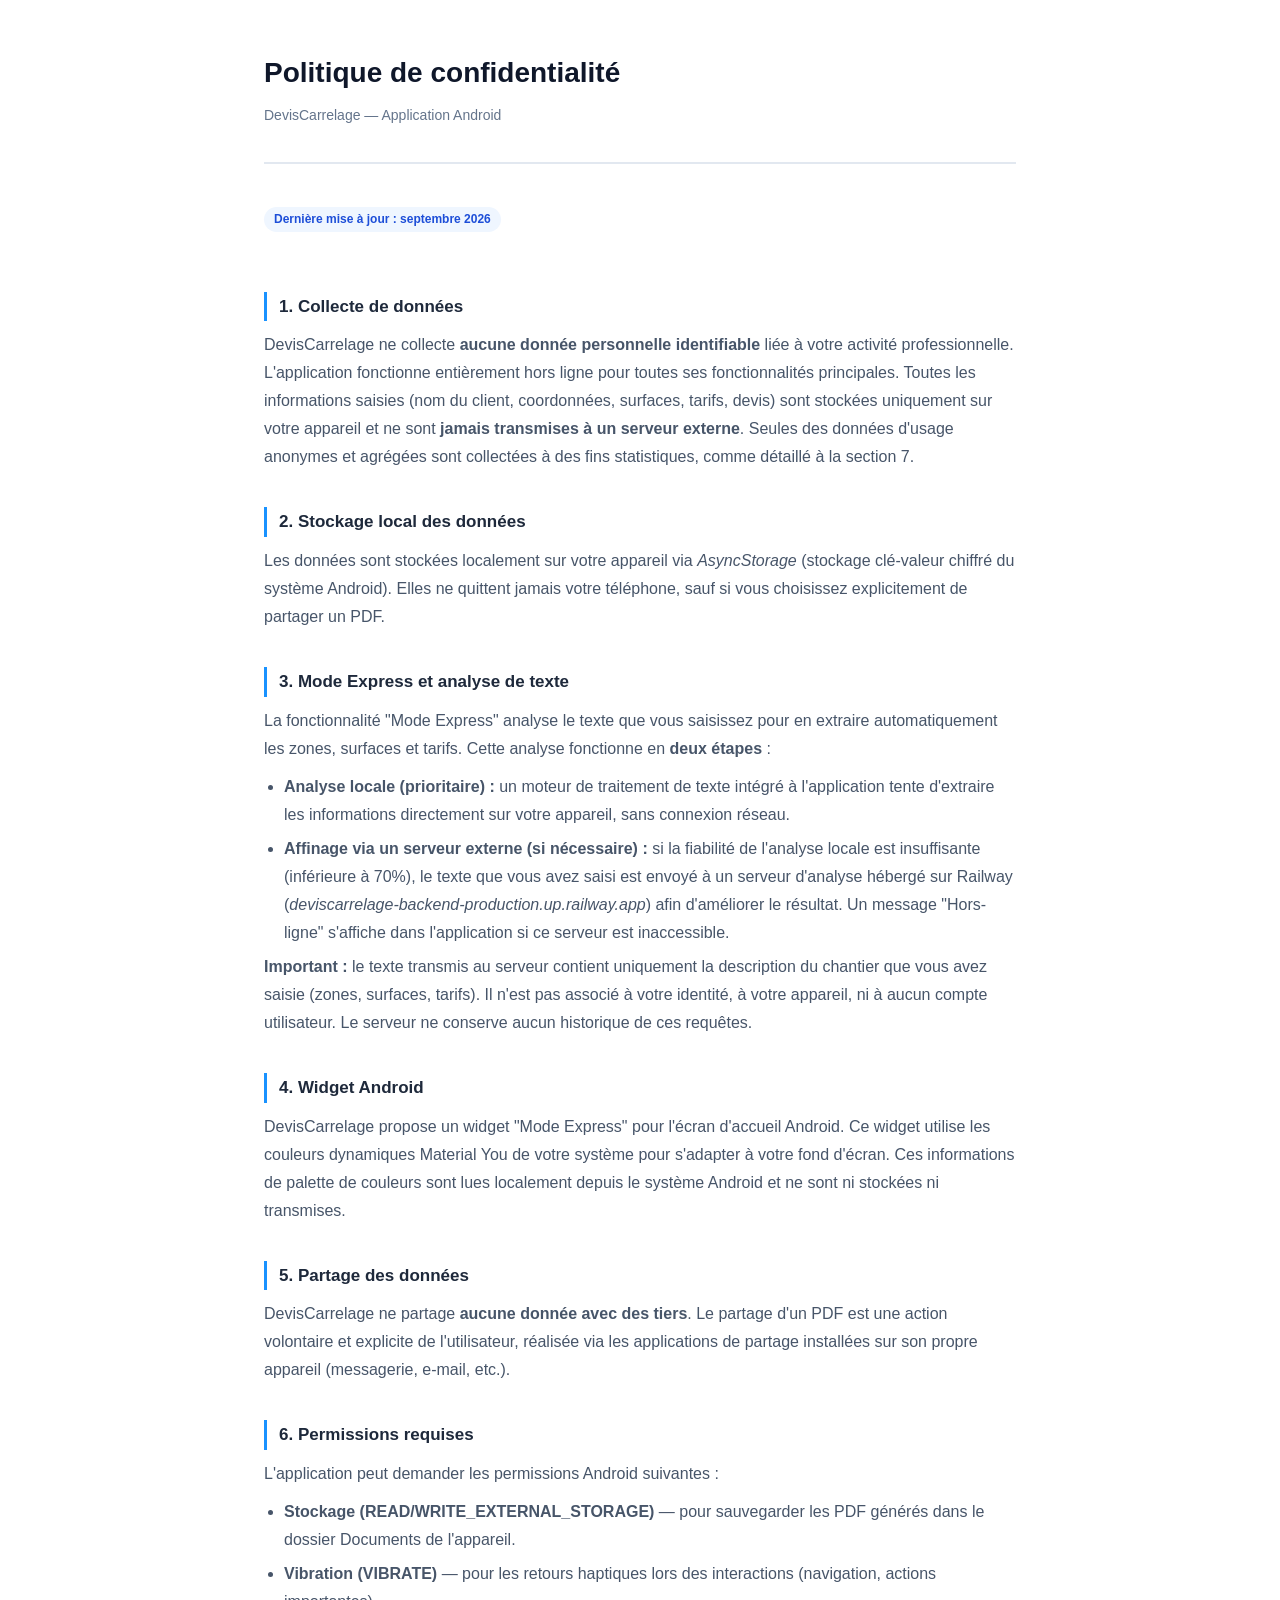
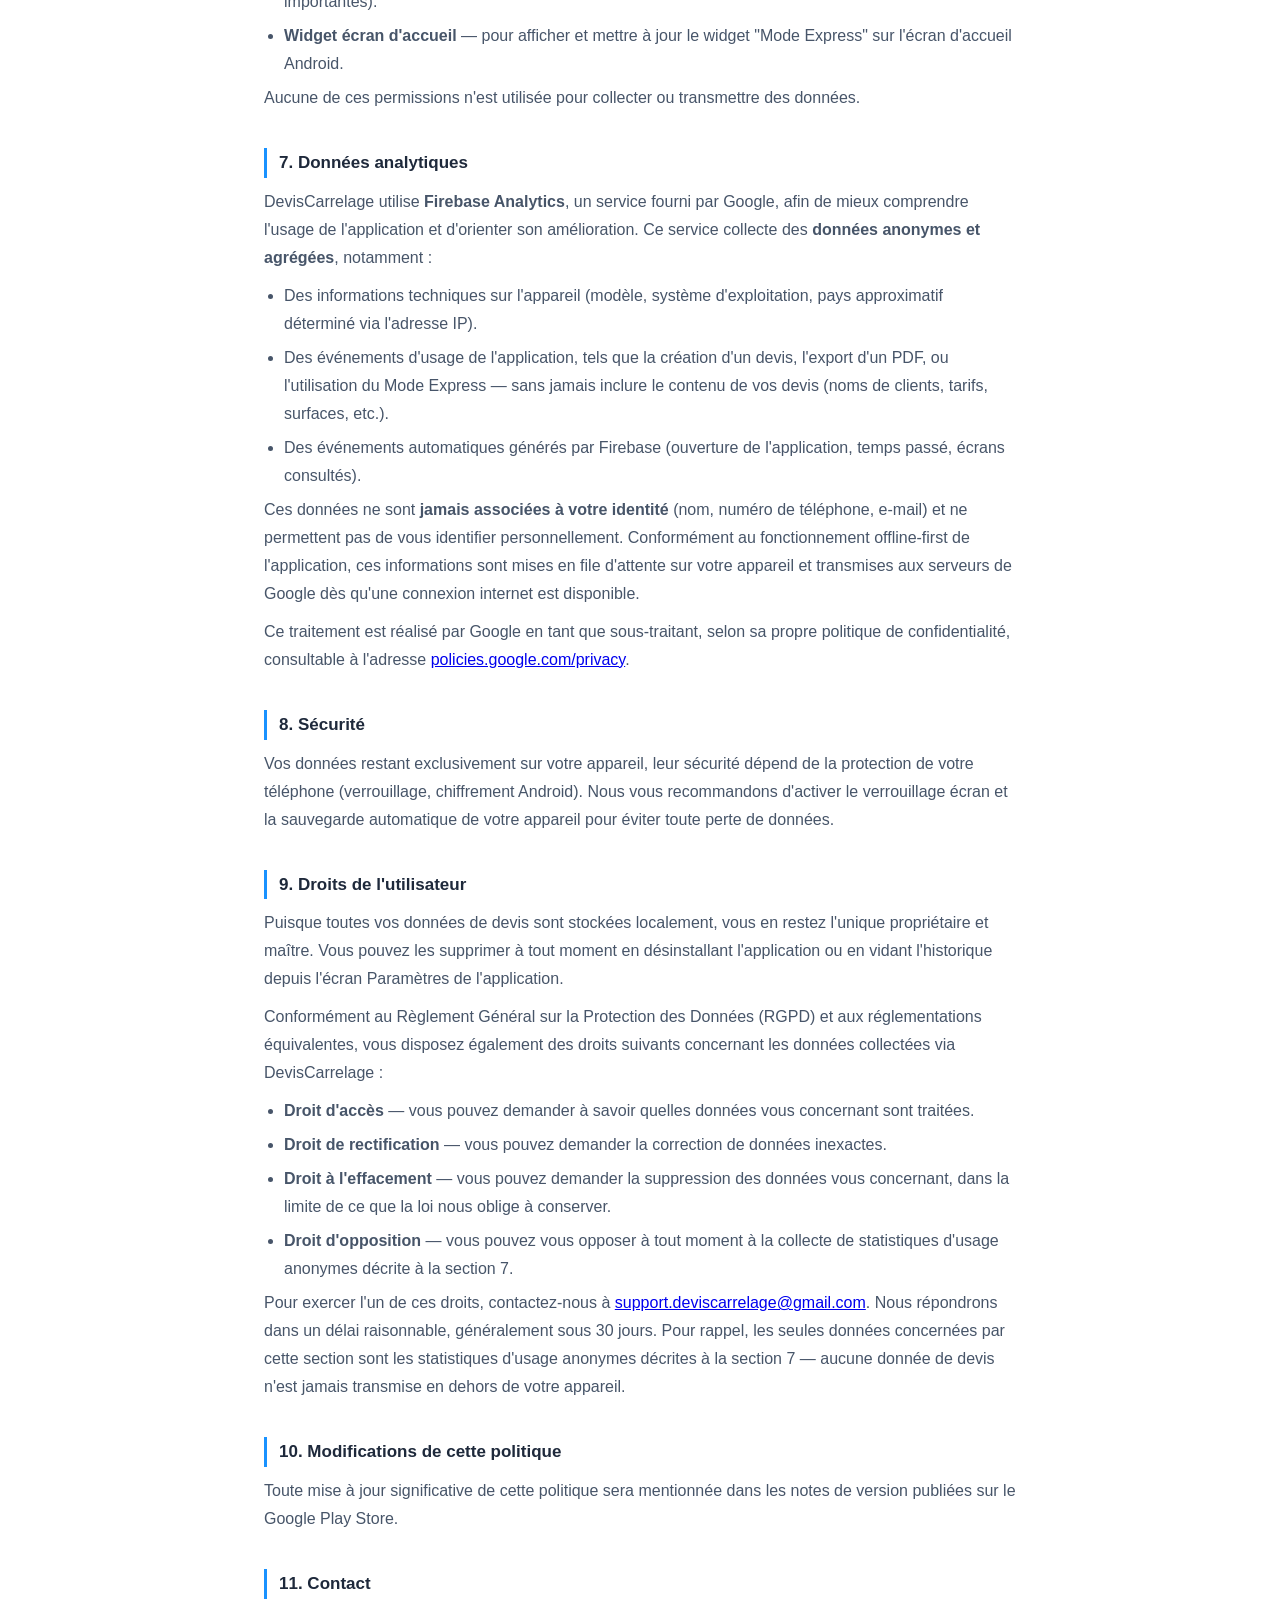
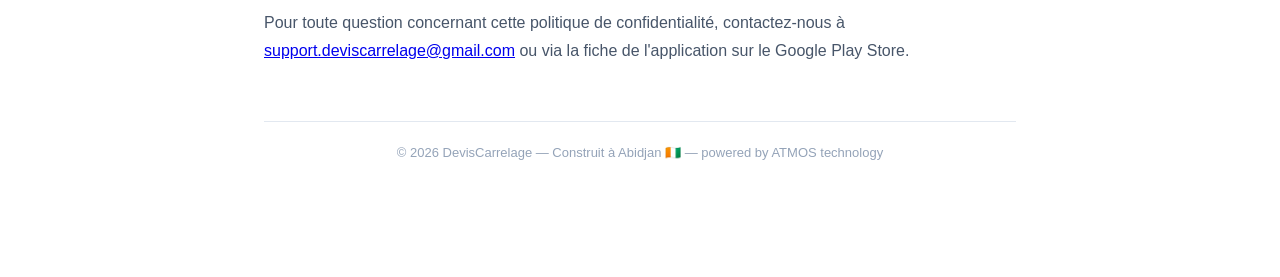
<file: politique-confidentialite.html>
<!doctype html>
<html lang="fr">
  <head>
    <meta charset="UTF-8" />
    <meta name="viewport" content="width=device-width, initial-scale=1.0" />
    <title>Politique de confidentialité — DevisCarrelage</title>
    <style>
      * {
        box-sizing: border-box;
        margin: 0;
        padding: 0;
      }
      body {
        font-family: -apple-system, BlinkMacSystemFont, 'Segoe UI', Arial, sans-serif;
        max-width: 800px;
        margin: 48px auto;
        padding: 0 24px 64px;
        color: #1e293b;
        line-height: 1.75;
        background: #fff;
      }
      header {
        border-bottom: 2px solid #e2e8f0;
        padding-bottom: 24px;
        margin-bottom: 40px;
      }
      h1 {
        font-size: 28px;
        font-weight: 800;
        color: #0f172a;
        margin-bottom: 6px;
      }
      .subtitle {
        color: #64748b;
        font-size: 14px;
      }
      h2 {
        font-size: 17px;
        font-weight: 700;
        color: #1e293b;
        margin-top: 36px;
        margin-bottom: 10px;
        padding-left: 12px;
        border-left: 3px solid #1992ff;
      }
      p {
        color: #475569;
        margin-bottom: 10px;
      }
      .tag {
        display: inline-block;
        background: #eff6ff;
        color: #1d4ed8;
        font-size: 12px;
        font-weight: 600;
        padding: 2px 10px;
        border-radius: 999px;
        margin-bottom: 24px;
      }
      ul {
        padding-left: 20px;
        color: #475569;
      }
      ul li {
        margin-bottom: 6px;
      }
      footer {
        margin-top: 56px;
        padding-top: 20px;
        border-top: 1px solid #e2e8f0;
        color: #94a3b8;
        font-size: 13px;
        text-align: center;
      }
    </style>
  </head>
  <body>
    <header>
      <h1>Politique de confidentialité</h1>
      <p class="subtitle">DevisCarrelage — Application Android</p>
    </header>

    <span class="tag">Dernière mise à jour : septembre 2026</span>

    <h2>1. Collecte de données</h2>
<p>
      DevisCarrelage ne collecte <strong>aucune donnée personnelle identifiable</strong> liée à
      votre activité professionnelle. L'application fonctionne entièrement hors ligne pour toutes
      ses fonctionnalités principales. Toutes les informations saisies (nom du client,
      coordonnées, surfaces, tarifs, devis) sont stockées uniquement sur votre appareil et ne sont
      <strong>jamais transmises à un serveur externe</strong>. Seules des données d'usage anonymes
      et agrégées sont collectées à des fins statistiques, comme détaillé à la section 7.
    </p>

    <h2>2. Stockage local des données</h2>
    <p>
      Les données sont stockées localement sur votre appareil via <em>AsyncStorage</em>
      (stockage clé-valeur chiffré du système Android). Elles ne quittent jamais votre téléphone,
      sauf si vous choisissez explicitement de partager un PDF.
    </p>

    <h2>3. Mode Express et analyse de texte</h2>
    <p>
      La fonctionnalité "Mode Express" analyse le texte que vous saisissez pour en extraire
      automatiquement les zones, surfaces et tarifs. Cette analyse fonctionne en
      <strong>deux étapes</strong> :
    </p>
    <ul>
      <li>
        <strong>Analyse locale (prioritaire) :</strong> un moteur de traitement de texte intégré à
        l'application tente d'extraire les informations directement sur votre appareil, sans
        connexion réseau.
      </li>
      <li>
        <strong>Affinage via un serveur externe (si nécessaire) :</strong> si la fiabilité de
        l'analyse locale est insuffisante (inférieure à 70%), le texte que vous avez saisi est
        envoyé à un serveur d'analyse hébergé sur Railway
        (<em>deviscarrelage-backend-production.up.railway.app</em>) afin d'améliorer le résultat. Un
        message "Hors-ligne" s'affiche dans l'application si ce serveur est inaccessible.
      </li>
    </ul>
    <p>
      <strong>Important :</strong> le texte transmis au serveur contient uniquement la description
      du chantier que vous avez saisie (zones, surfaces, tarifs). Il n'est pas associé à votre
      identité, à votre appareil, ni à aucun compte utilisateur. Le serveur ne conserve aucun
      historique de ces requêtes.
    </p>

    <h2>4. Widget Android</h2>
    <p>
      DevisCarrelage propose un widget "Mode Express" pour l'écran d'accueil Android. Ce widget
      utilise les couleurs dynamiques Material You de votre système pour s'adapter à votre fond
      d'écran. Ces informations de palette de couleurs sont lues localement depuis le système
      Android et ne sont ni stockées ni transmises.
    </p>

    <h2>5. Partage des données</h2>
    <p>
      DevisCarrelage ne partage <strong>aucune donnée avec des tiers</strong>. Le partage d'un PDF
      est une action volontaire et explicite de l'utilisateur, réalisée via les applications de
      partage installées sur son propre appareil (messagerie, e-mail, etc.).
    </p>

    <h2>6. Permissions requises</h2>
    <p>L'application peut demander les permissions Android suivantes :</p>
    <ul>
      <li>
        <strong>Stockage (READ/WRITE_EXTERNAL_STORAGE)</strong> — pour sauvegarder les PDF générés
        dans le dossier Documents de l'appareil.
      </li>
      <li>
        <strong>Vibration (VIBRATE)</strong> — pour les retours haptiques lors des interactions
        (navigation, actions importantes).
      </li>
      <li>
        <strong>Widget écran d'accueil</strong> — pour afficher et mettre à jour le widget "Mode
        Express" sur l'écran d'accueil Android.
      </li>
    </ul>
    <p>Aucune de ces permissions n'est utilisée pour collecter ou transmettre des données.</p>

<h2>7. Données analytiques</h2>
    <p>
      DevisCarrelage utilise <strong>Firebase Analytics</strong>, un service fourni par Google,
      afin de mieux comprendre l'usage de l'application et d'orienter son amélioration. Ce service
      collecte des <strong>données anonymes et agrégées</strong>, notamment :
    </p>
    <ul>
      <li>
        Des informations techniques sur l'appareil (modèle, système d'exploitation, pays
        approximatif déterminé via l'adresse IP).
      </li>
      <li>
        Des événements d'usage de l'application, tels que la création d'un devis, l'export d'un
        PDF, ou l'utilisation du Mode Express — sans jamais inclure le contenu de vos devis
        (noms de clients, tarifs, surfaces, etc.).
      </li>
      <li>
        Des événements automatiques générés par Firebase (ouverture de l'application, temps
        passé, écrans consultés).
      </li>
    </ul>
    <p>
      Ces données ne sont <strong>jamais associées à votre identité</strong> (nom, numéro de
      téléphone, e-mail) et ne permettent pas de vous identifier personnellement. Conformément au
      fonctionnement offline-first de l'application, ces informations sont mises en file d'attente
      sur votre appareil et transmises aux serveurs de Google dès qu'une connexion internet est
      disponible.
    </p>
    <p>
      Ce traitement est réalisé par Google en tant que sous-traitant, selon sa propre politique de
      confidentialité, consultable à l'adresse
      <a href="https://policies.google.com/privacy">policies.google.com/privacy</a>.
    </p>

    <h2>8. Sécurité</h2>
    <p>
      Vos données restant exclusivement sur votre appareil, leur sécurité dépend de la protection de
      votre téléphone (verrouillage, chiffrement Android). Nous vous recommandons d'activer le
      verrouillage écran et la sauvegarde automatique de votre appareil pour éviter toute perte de
      données.
    </p>

    <h2>9. Droits de l'utilisateur</h2>
    <p>
      Puisque toutes vos données de devis sont stockées localement, vous en restez l'unique
      propriétaire et maître. Vous pouvez les supprimer à tout moment en désinstallant
      l'application ou en vidant l'historique depuis l'écran Paramètres de l'application.
    </p>
    <p>
      Conformément au Règlement Général sur la Protection des Données (RGPD) et aux
      réglementations équivalentes, vous disposez également des droits suivants concernant les
      données collectées via DevisCarrelage :
    </p>
    <ul>
      <li><strong>Droit d'accès</strong> — vous pouvez demander à savoir quelles données vous
      concernant sont traitées.</li>
      <li><strong>Droit de rectification</strong> — vous pouvez demander la correction de données
      inexactes.</li>
      <li><strong>Droit à l'effacement</strong> — vous pouvez demander la suppression des données
      vous concernant, dans la limite de ce que la loi nous oblige à conserver.</li>
      <li><strong>Droit d'opposition</strong> — vous pouvez vous opposer à tout moment à la
      collecte de statistiques d'usage anonymes décrite à la section 7.</li>
    </ul>
    <p>
      Pour exercer l'un de ces droits, contactez-nous à
      <a href="mailto:support.deviscarrelage@gmail.com">support.deviscarrelage@gmail.com</a>.
      Nous répondrons dans un délai raisonnable, généralement sous 30 jours. Pour rappel, les
      seules données concernées par cette section sont les statistiques d'usage anonymes décrites
      à la section 7 — aucune donnée de devis n'est jamais transmise en dehors de votre appareil.
    </p>

    <h2>10. Modifications de cette politique</h2>
    <p>
      Toute mise à jour significative de cette politique sera mentionnée dans les notes de version
      publiées sur le Google Play Store.
    </p>

    <h2>11. Contact</h2>
    <p>
      Pour toute question concernant cette politique de confidentialité, contactez-nous à
      <a href="mailto:support.deviscarrelage@gmail.com">support.deviscarrelage@gmail.com</a>
      ou via la fiche de l'application sur le Google Play Store.
    </p>

    <footer>
      &copy; 2026 DevisCarrelage — Construit à Abidjan 🇨🇮 — powered by ATMOS technology
    </footer>
  </body>
</html>
</file>
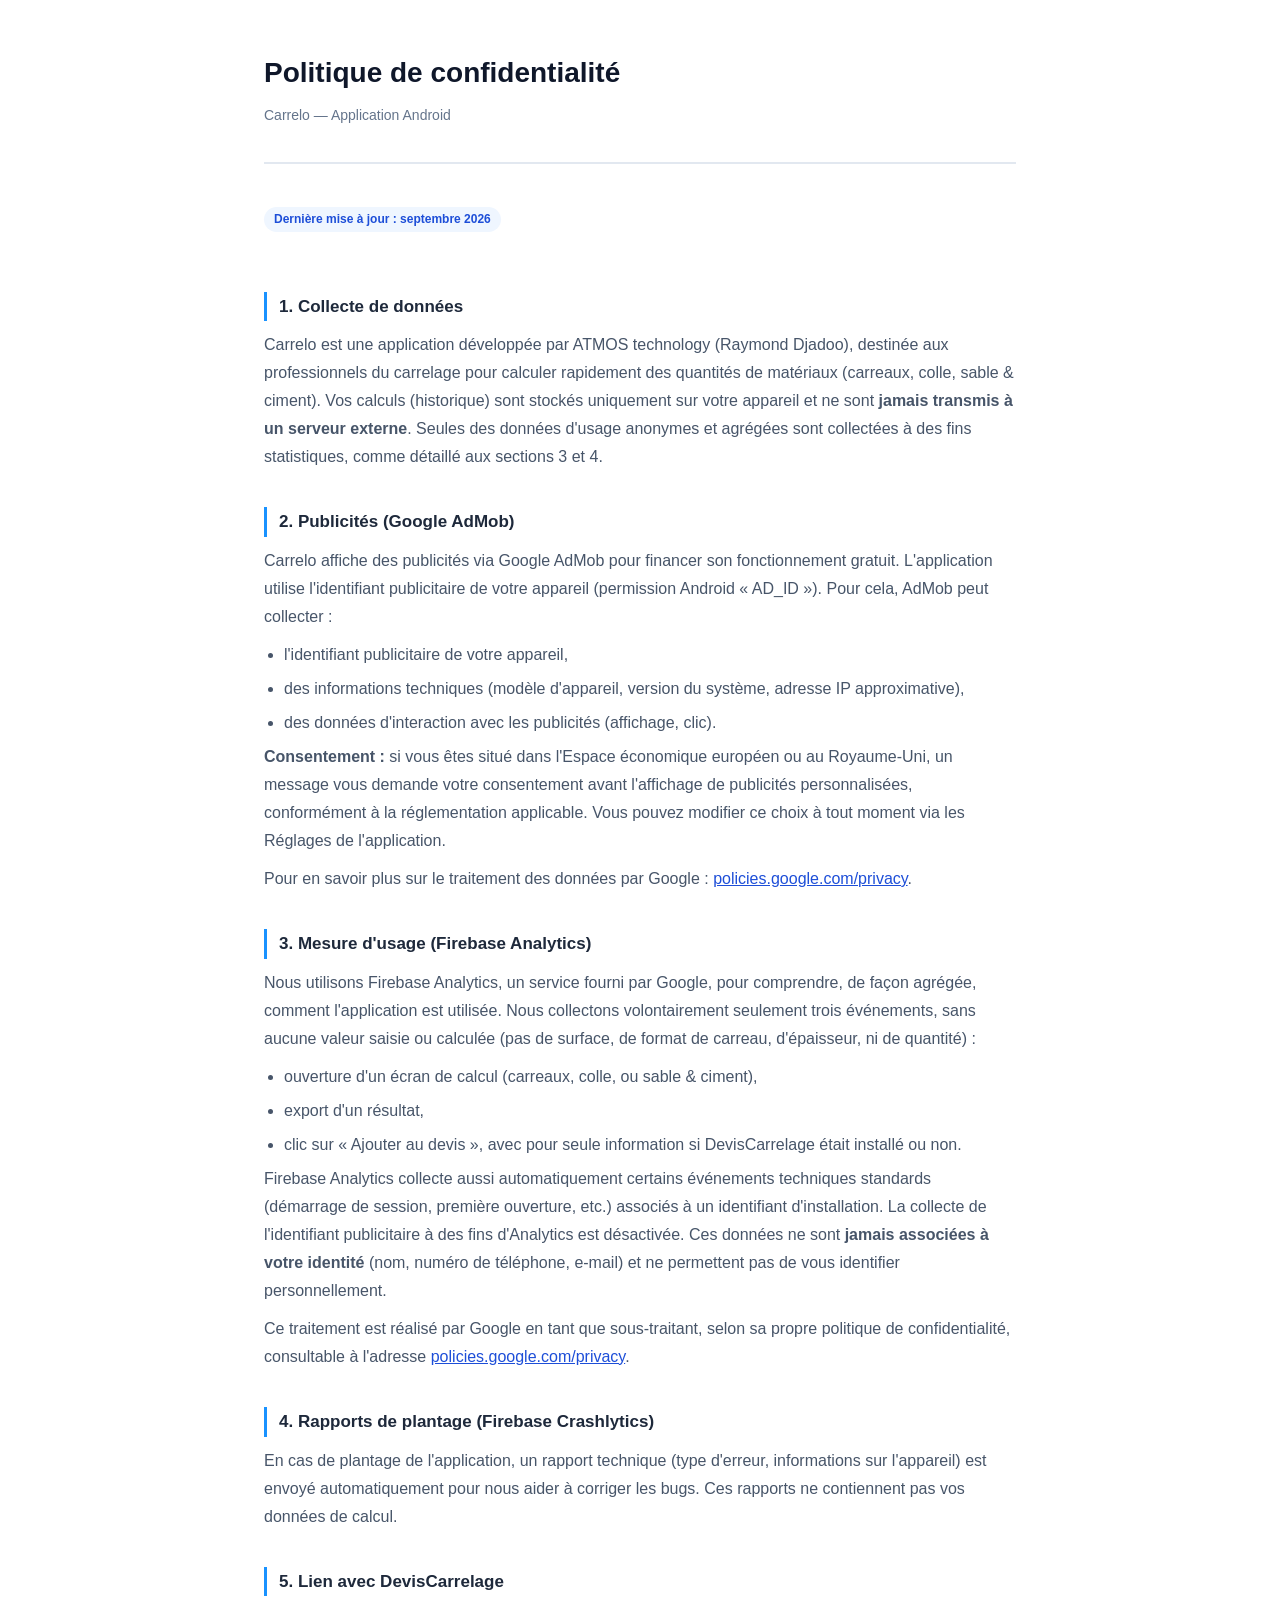
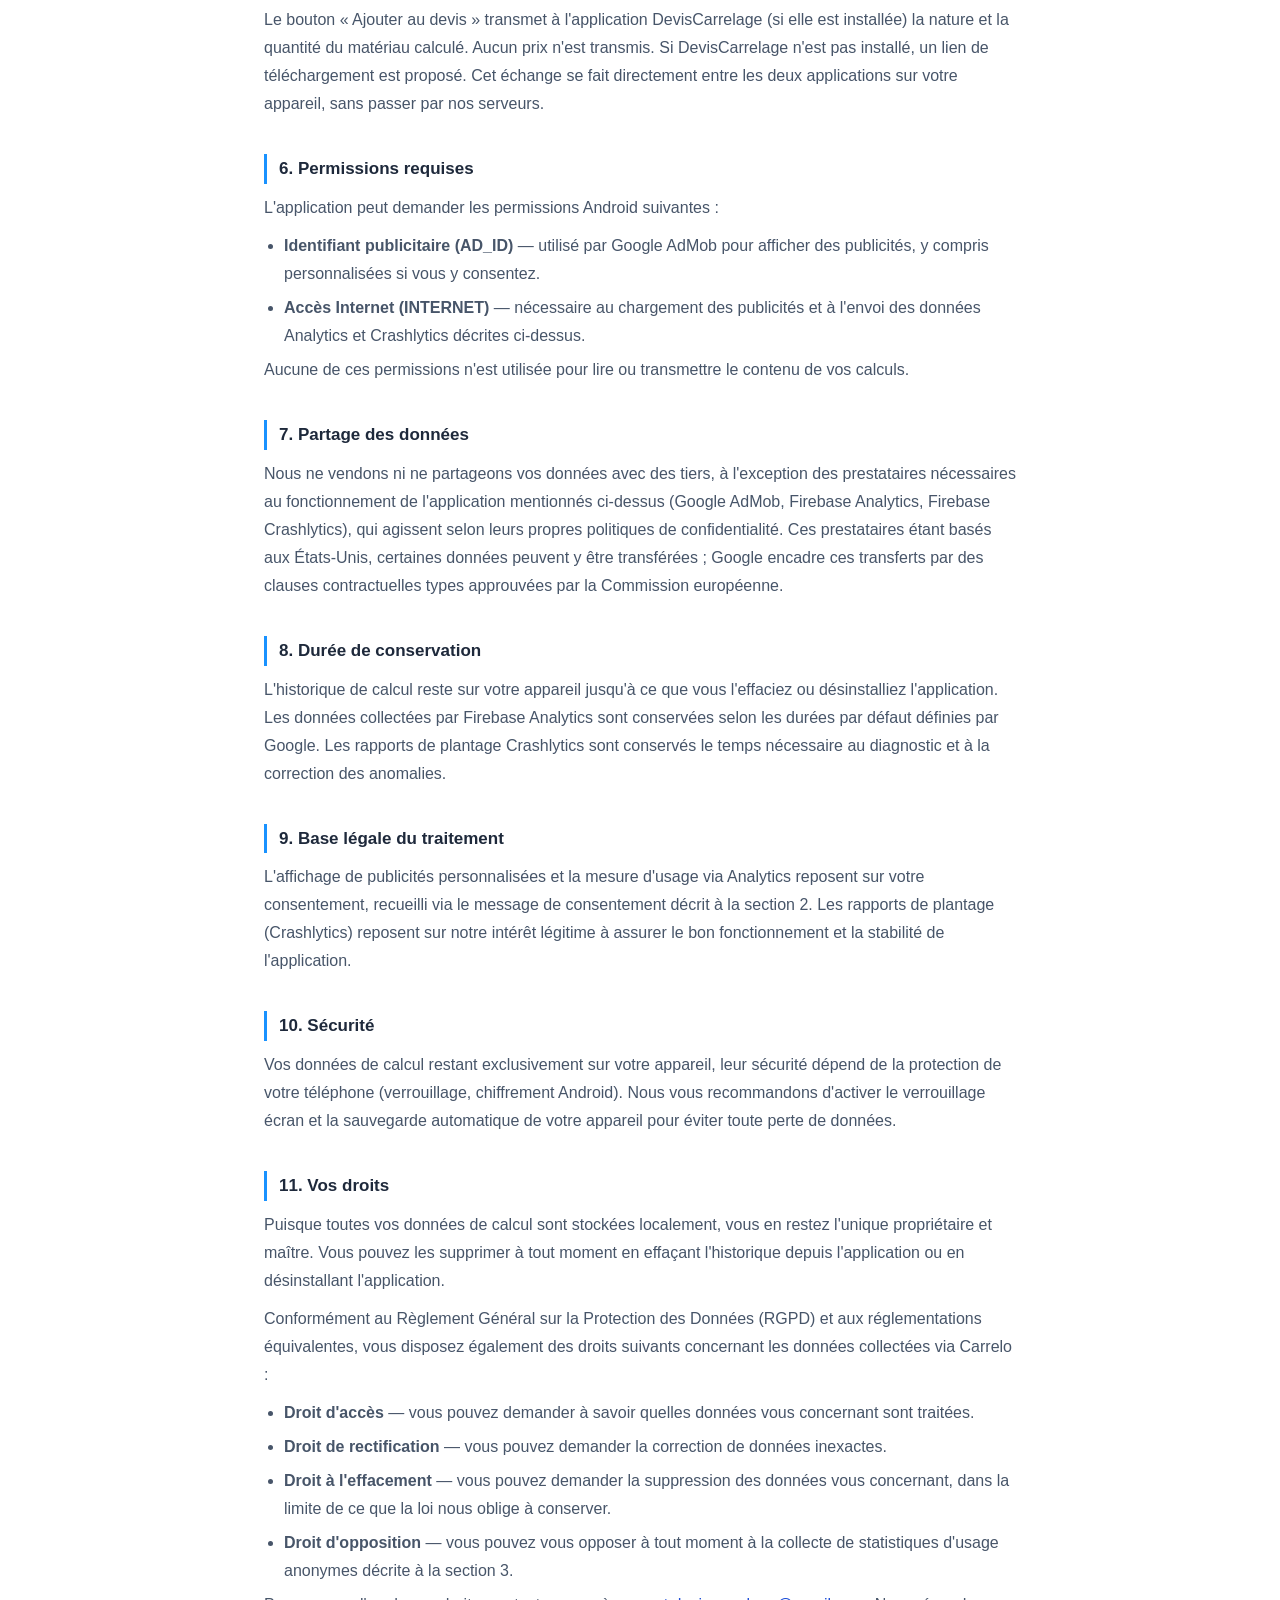
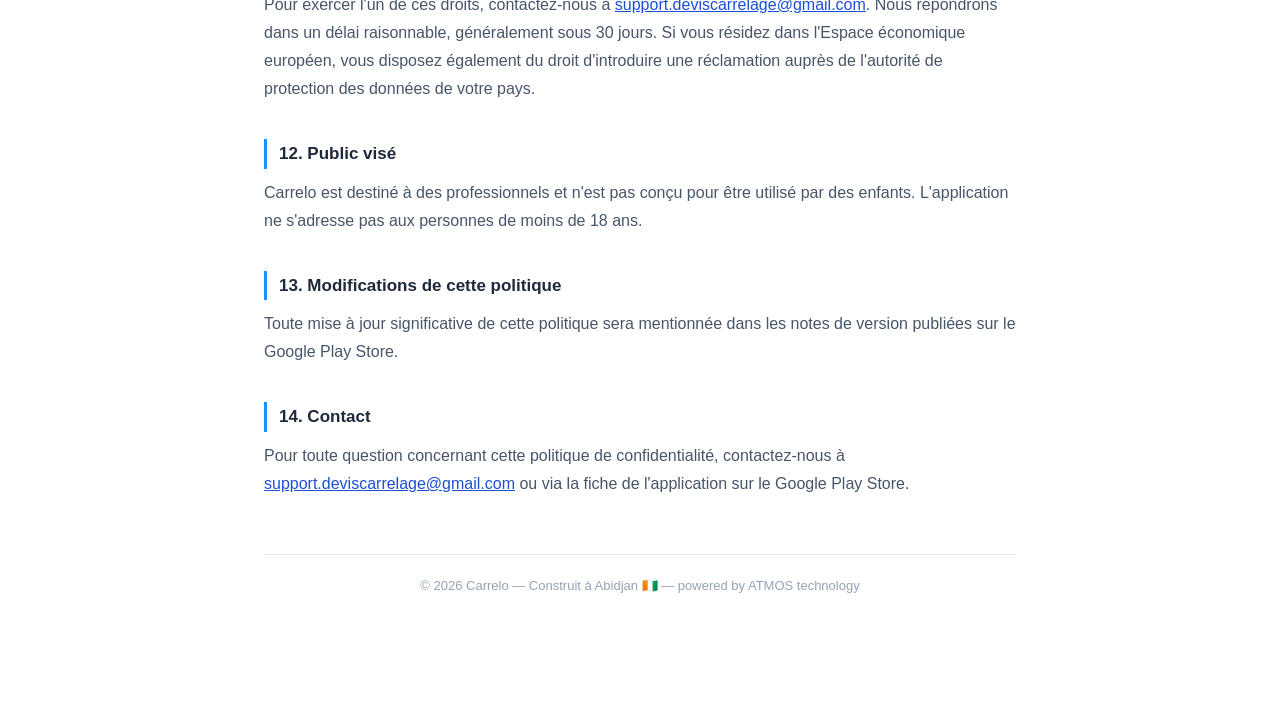
<file: carrelo/politique-confidentialite.html>
<!doctype html>
<html lang="fr">
  <head>
    <meta charset="UTF-8" />
    <meta name="viewport" content="width=device-width, initial-scale=1.0" />
    <title>Politique de confidentialité — Carrelo</title>
    <meta name="description" content="Politique de confidentialité de Carrelo, l'application de calcul de matériaux pour carreleurs." />
    <meta name="robots" content="noindex" />
    <style>
      * {
        box-sizing: border-box;
        margin: 0;
        padding: 0;
      }
      body {
        font-family: -apple-system, BlinkMacSystemFont, 'Segoe UI', Arial, sans-serif;
        max-width: 800px;
        margin: 48px auto;
        padding: 0 24px 64px;
        color: #1e293b;
        line-height: 1.75;
        background: #fff;
      }
      header {
        border-bottom: 2px solid #e2e8f0;
        padding-bottom: 24px;
        margin-bottom: 40px;
      }
      h1 {
        font-size: 28px;
        font-weight: 800;
        color: #0f172a;
        margin-bottom: 6px;
      }
      .subtitle {
        color: #64748b;
        font-size: 14px;
      }
      h2 {
        font-size: 17px;
        font-weight: 700;
        color: #1e293b;
        margin-top: 36px;
        margin-bottom: 10px;
        padding-left: 12px;
        border-left: 3px solid #1992ff;
      }
      p {
        color: #475569;
        margin-bottom: 10px;
      }
      .tag {
        display: inline-block;
        background: #eff6ff;
        color: #1d4ed8;
        font-size: 12px;
        font-weight: 600;
        padding: 2px 10px;
        border-radius: 999px;
        margin-bottom: 24px;
      }
      ul {
        padding-left: 20px;
        color: #475569;
      }
      ul li {
        margin-bottom: 6px;
      }
      a {
        color: #1d4ed8;
      }
      footer {
        margin-top: 56px;
        padding-top: 20px;
        border-top: 1px solid #e2e8f0;
        color: #94a3b8;
        font-size: 13px;
        text-align: center;
      }
    </style>
  </head>
  <body>
    <header>
      <h1>Politique de confidentialité</h1>
      <p class="subtitle">Carrelo — Application Android</p>
    </header>

    <span class="tag">Dernière mise à jour : septembre 2026</span>

    <h2>1. Collecte de données</h2>
    <p>
      Carrelo est une application développée par ATMOS technology (Raymond Djadoo), destinée aux
      professionnels du carrelage pour calculer rapidement des quantités de matériaux (carreaux,
      colle, sable &amp; ciment). Vos calculs (historique) sont stockés uniquement sur votre
      appareil et ne sont <strong>jamais transmis à un serveur externe</strong>. Seules des
      données d'usage anonymes et agrégées sont collectées à des fins statistiques, comme détaillé
      aux sections 3 et 4.
    </p>

    <h2>2. Publicités (Google AdMob)</h2>
    <p>
      Carrelo affiche des publicités via Google AdMob pour financer son fonctionnement gratuit.
      L'application utilise l'identifiant publicitaire de votre appareil (permission Android
      « AD_ID »). Pour cela, AdMob peut collecter :
    </p>
    <ul>
      <li>l'identifiant publicitaire de votre appareil,</li>
      <li>
        des informations techniques (modèle d'appareil, version du système, adresse IP
        approximative),
      </li>
      <li>des données d'interaction avec les publicités (affichage, clic).</li>
    </ul>
    <p>
      <strong>Consentement :</strong> si vous êtes situé dans l'Espace économique européen ou au
      Royaume-Uni, un message vous demande votre consentement avant l'affichage de publicités
      personnalisées, conformément à la réglementation applicable. Vous pouvez modifier ce choix à
      tout moment via les Réglages de l'application.
    </p>
    <p>
      Pour en savoir plus sur le traitement des données par Google :
      <a href="https://policies.google.com/privacy">policies.google.com/privacy</a>.
    </p>

    <h2>3. Mesure d'usage (Firebase Analytics)</h2>
    <p>
      Nous utilisons Firebase Analytics, un service fourni par Google, pour comprendre, de façon
      agrégée, comment l'application est utilisée. Nous collectons volontairement seulement trois
      événements, sans aucune valeur saisie ou calculée (pas de surface, de format de carreau,
      d'épaisseur, ni de quantité) :
    </p>
    <ul>
      <li>ouverture d'un écran de calcul (carreaux, colle, ou sable &amp; ciment),</li>
      <li>export d'un résultat,</li>
      <li>
        clic sur « Ajouter au devis », avec pour seule information si DevisCarrelage était
        installé ou non.
      </li>
    </ul>
    <p>
      Firebase Analytics collecte aussi automatiquement certains événements techniques standards
      (démarrage de session, première ouverture, etc.) associés à un identifiant d'installation.
      La collecte de l'identifiant publicitaire à des fins d'Analytics est désactivée. Ces données
      ne sont <strong>jamais associées à votre identité</strong> (nom, numéro de téléphone,
      e-mail) et ne permettent pas de vous identifier personnellement.
    </p>
    <p>
      Ce traitement est réalisé par Google en tant que sous-traitant, selon sa propre politique de
      confidentialité, consultable à l'adresse
      <a href="https://policies.google.com/privacy">policies.google.com/privacy</a>.
    </p>

    <h2>4. Rapports de plantage (Firebase Crashlytics)</h2>
    <p>
      En cas de plantage de l'application, un rapport technique (type d'erreur, informations sur
      l'appareil) est envoyé automatiquement pour nous aider à corriger les bugs. Ces rapports ne
      contiennent pas vos données de calcul.
    </p>

    <h2>5. Lien avec DevisCarrelage</h2>
    <p>
      Le bouton « Ajouter au devis » transmet à l'application DevisCarrelage (si elle est
      installée) la nature et la quantité du matériau calculé. Aucun prix n'est transmis. Si
      DevisCarrelage n'est pas installé, un lien de téléchargement est proposé. Cet échange se
      fait directement entre les deux applications sur votre appareil, sans passer par nos
      serveurs.
    </p>

    <h2>6. Permissions requises</h2>
    <p>L'application peut demander les permissions Android suivantes :</p>
    <ul>
      <li>
        <strong>Identifiant publicitaire (AD_ID)</strong> — utilisé par Google AdMob pour afficher
        des publicités, y compris personnalisées si vous y consentez.
      </li>
      <li>
        <strong>Accès Internet (INTERNET)</strong> — nécessaire au chargement des publicités et à
        l'envoi des données Analytics et Crashlytics décrites ci-dessus.
      </li>
    </ul>
    <p>Aucune de ces permissions n'est utilisée pour lire ou transmettre le contenu de vos calculs.</p>

    <h2>7. Partage des données</h2>
    <p>
      Nous ne vendons ni ne partageons vos données avec des tiers, à l'exception des prestataires
      nécessaires au fonctionnement de l'application mentionnés ci-dessus (Google AdMob, Firebase
      Analytics, Firebase Crashlytics), qui agissent selon leurs propres politiques de
      confidentialité. Ces prestataires étant basés aux États-Unis, certaines données peuvent y
      être transférées ; Google encadre ces transferts par des clauses contractuelles types
      approuvées par la Commission européenne.
    </p>

    <h2>8. Durée de conservation</h2>
    <p>
      L'historique de calcul reste sur votre appareil jusqu'à ce que vous l'effaciez ou
      désinstalliez l'application. Les données collectées par Firebase Analytics sont conservées
      selon les durées par défaut définies par Google. Les rapports de plantage Crashlytics sont
      conservés le temps nécessaire au diagnostic et à la correction des anomalies.
    </p>

    <h2>9. Base légale du traitement</h2>
    <p>
      L'affichage de publicités personnalisées et la mesure d'usage via Analytics reposent sur
      votre consentement, recueilli via le message de consentement décrit à la section 2. Les
      rapports de plantage (Crashlytics) reposent sur notre intérêt légitime à assurer le bon
      fonctionnement et la stabilité de l'application.
    </p>

    <h2>10. Sécurité</h2>
    <p>
      Vos données de calcul restant exclusivement sur votre appareil, leur sécurité dépend de la
      protection de votre téléphone (verrouillage, chiffrement Android). Nous vous recommandons
      d'activer le verrouillage écran et la sauvegarde automatique de votre appareil pour éviter
      toute perte de données.
    </p>

    <h2>11. Vos droits</h2>
    <p>
      Puisque toutes vos données de calcul sont stockées localement, vous en restez l'unique
      propriétaire et maître. Vous pouvez les supprimer à tout moment en effaçant l'historique
      depuis l'application ou en désinstallant l'application.
    </p>
    <p>
      Conformément au Règlement Général sur la Protection des Données (RGPD) et aux
      réglementations équivalentes, vous disposez également des droits suivants concernant les
      données collectées via Carrelo :
    </p>
    <ul>
      <li>
        <strong>Droit d'accès</strong> — vous pouvez demander à savoir quelles données vous
        concernant sont traitées.
      </li>
      <li>
        <strong>Droit de rectification</strong> — vous pouvez demander la correction de données
        inexactes.
      </li>
      <li>
        <strong>Droit à l'effacement</strong> — vous pouvez demander la suppression des données
        vous concernant, dans la limite de ce que la loi nous oblige à conserver.
      </li>
      <li>
        <strong>Droit d'opposition</strong> — vous pouvez vous opposer à tout moment à la collecte
        de statistiques d'usage anonymes décrite à la section 3.
      </li>
    </ul>
    <p>
      Pour exercer l'un de ces droits, contactez-nous à
      <a href="mailto:support.deviscarrelage@gmail.com">support.deviscarrelage@gmail.com</a>. Nous
      répondrons dans un délai raisonnable, généralement sous 30 jours. Si vous résidez dans
      l'Espace économique européen, vous disposez également du droit d'introduire une réclamation
      auprès de l'autorité de protection des données de votre pays.
    </p>

    <h2>12. Public visé</h2>
    <p>
      Carrelo est destiné à des professionnels et n'est pas conçu pour être utilisé par des
      enfants. L'application ne s'adresse pas aux personnes de moins de 18 ans.
    </p>

    <h2>13. Modifications de cette politique</h2>
    <p>
      Toute mise à jour significative de cette politique sera mentionnée dans les notes de version
      publiées sur le Google Play Store.
    </p>

    <h2>14. Contact</h2>
    <p>
      Pour toute question concernant cette politique de confidentialité, contactez-nous à
      <a href="mailto:support.deviscarrelage@gmail.com">support.deviscarrelage@gmail.com</a>
      ou via la fiche de l'application sur le Google Play Store.
    </p>

    <footer>
      &copy; 2026 Carrelo — Construit à Abidjan 🇨🇮 — powered by ATMOS technology
    </footer>
  </body>
</html>
</file>
